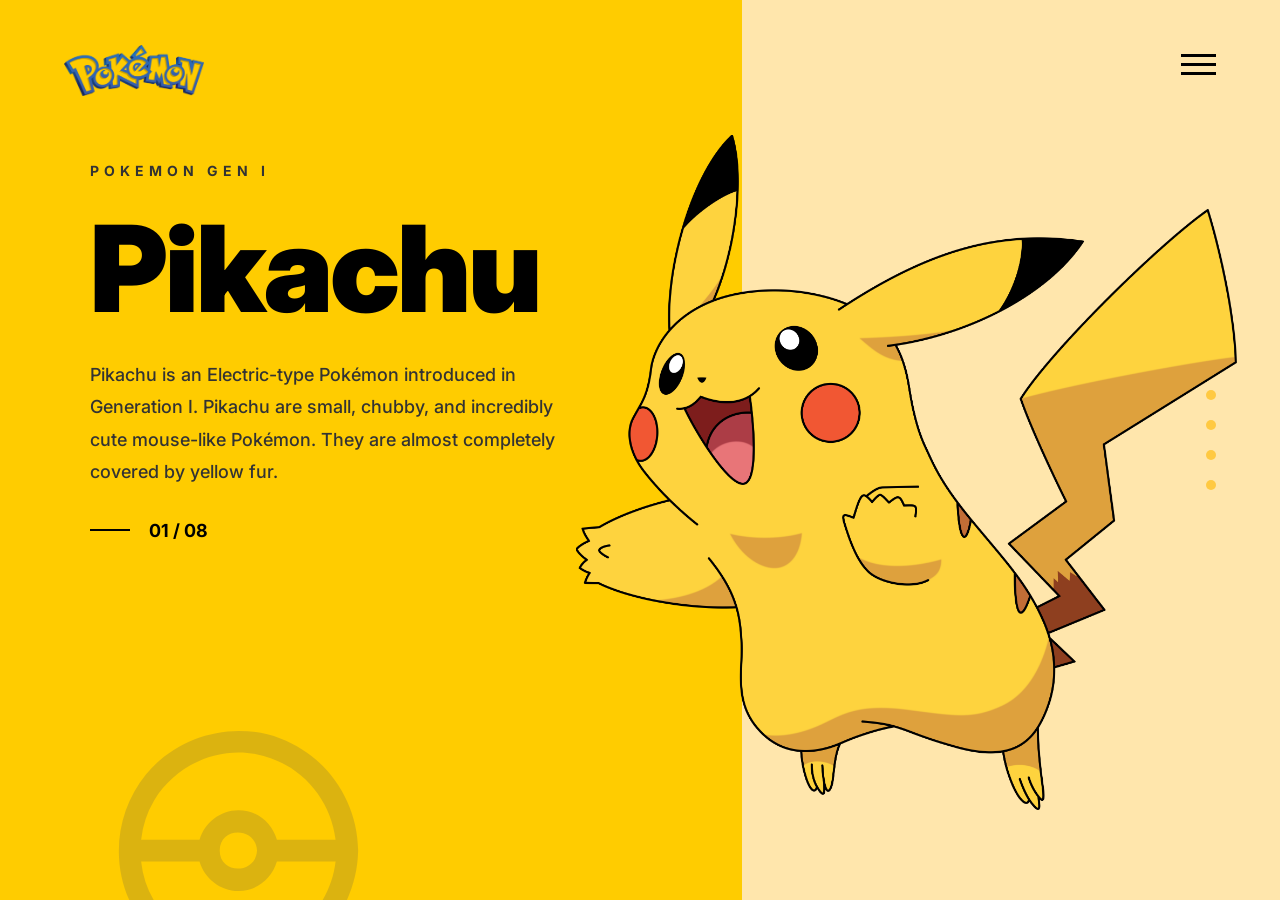
<file: Assignment 1/index.html>
<!DOCTYPE html>
<html lang="en">
<head>
    <meta charset="UTF-8">
    <meta name="viewport" content="width=device-width, initial-scale=1.0">
    <title>Assignment No 1</title>
    <link href="https://fonts.googleapis.com/css2?family=Inter:wght@400;500;700;900&display=swap" rel="stylesheet">
    <link rel="stylesheet" href="style.css">
</head>
<body>
    <div class="card">
        <div class="left-bg"></div>
        <div class="right-bg"></div>
        
        <img src="./pokemon.png" alt="Pokemon Logo" class="logo">
        
        <div class="menu-icon">
            <div class="line line1"></div>
            <div class="line line2"></div>
            <div class="line line3"></div>
        </div>
        
        <img src="./pokeball-pokemon-catch.svg" alt="Pokeball Watermark" class="pokeball-watermark">

        <div class="content">
            <div class="subtitle">POKEMON GEN I</div>
            <div class="title">Pikachu</div>
            <div class="description">
                Pikachu is an Electric-type Pokémon introduced
                in Generation I. Pikachu are small, chubby,
                and incredibly cute mouse-like Pokémon.
                They are almost completely covered by
                yellow fur.
            </div>
            <div class="pagination">
                <div class="dash"></div>
                <div class="page-number">01 / 08</div>
            </div>
        </div>

        <img src="./pickachu.png" alt="Pikachu" class="pikachu-img">

        <div class="dots">
            <div class="dot dot1 active"></div>
            <div class="dot dot2"></div>
            <div class="dot dot3"></div>
            <div class="dot dot4"></div>
            <div class="dot dot5"></div>
        </div>
    </div>
</body>
</html>
</file>
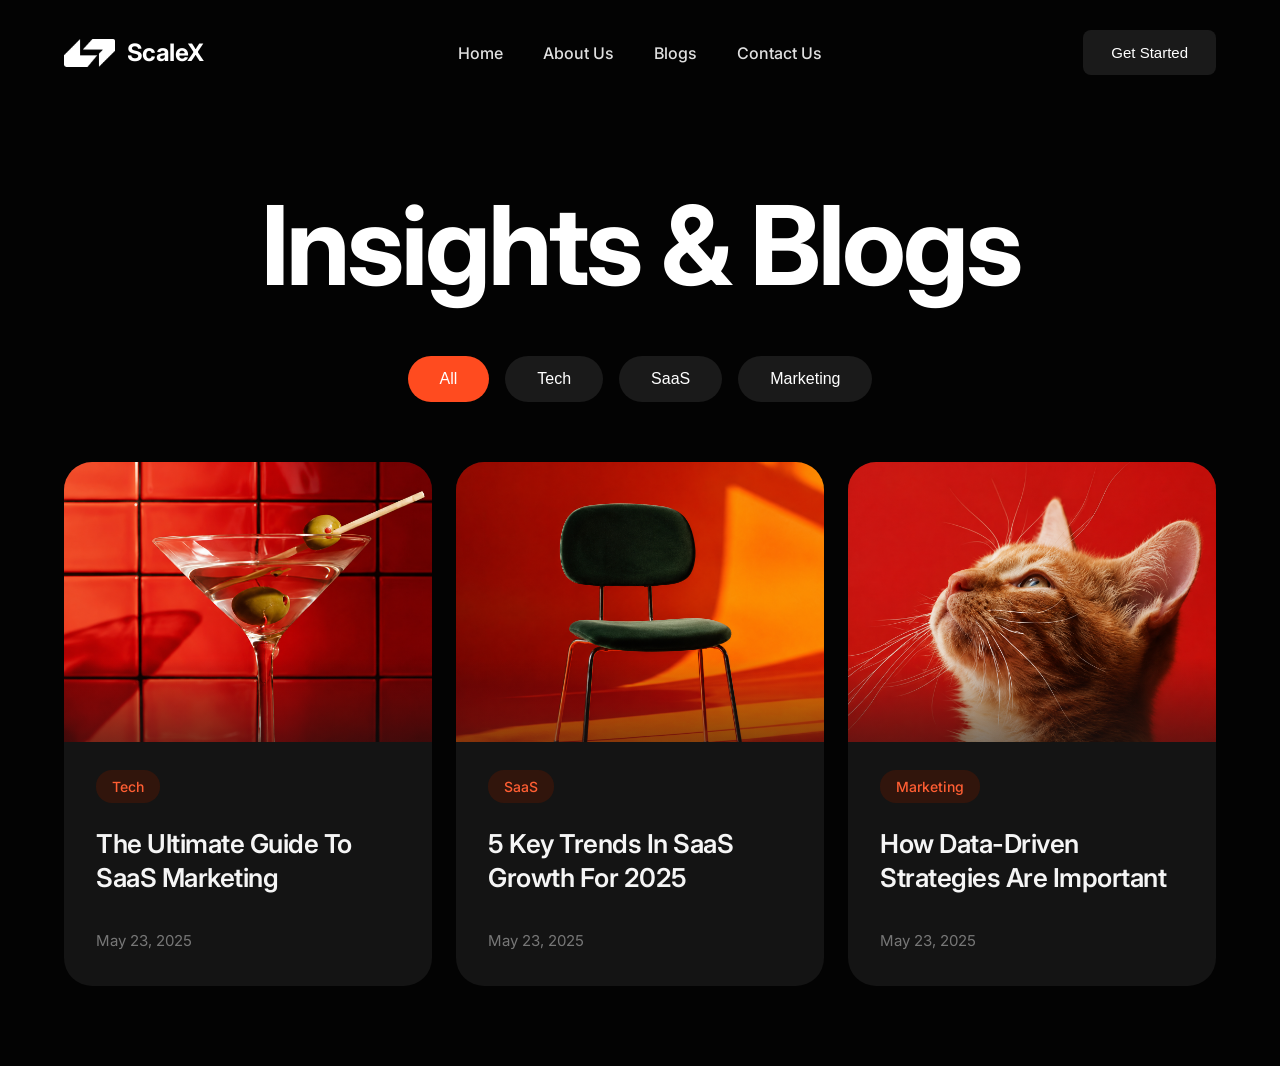
<file: Assignment 2/index.html>
<!DOCTYPE html>
<html lang="en">
<head>
    <meta charset="UTF-8">
    <meta name="viewport" content="width=device-width, initial-scale=1.0">
    <title>Insights & Blogs - ScaleX</title>
    <link rel="preconnect" href="https://fonts.googleapis.com">
    <link rel="preconnect" href="https://fonts.gstatic.com" crossorigin>
    <link href="https://fonts.googleapis.com/css2?family=Inter:wght@400;500;600;700;800&display=swap" rel="stylesheet">
    <link rel="stylesheet" href="style.css">
</head>
<body>
    <header class="header">
        <div class="logo">
            <img src="./assets/logo1.png" alt="ScaleX Logo">
            <span>ScaleX</span>
        </div>
        <nav class="nav-links">
            <a href="#">Home</a>
            <a href="#">About Us</a>
            <a href="#">Blogs</a>
            <a href="#">Contact Us</a>
        </nav>
        <button class="btn-primary">Get Started</button>
    </header>

    <main>
        <section class="hero-section">
            <h1 class="main-heading">Insights & Blogs</h1>
            <div class="filters">
                <button class="filter-btn active">All</button>
                <button class="filter-btn">Tech</button>
                <button class="filter-btn">SaaS</button>
                <button class="filter-btn">Marketing</button>
            </div>
        </section>

        <section class="cards-container">
            <!-- Card 1 -->
            <article class="card">
                <div class="card-image">
                    <img src="./assets/wine-glass-1.png" alt="Wine Glass">
                    <div class="image-overlay"></div>
                </div>
                <div class="card-content">
                    <span class="badge">Tech</span>
                    <h2 class="card-title">The Ultimate Guide To<br>SaaS Marketing</h2>
                    <p class="card-date">May 23, 2025</p>
                </div>
            </article>

            <!-- Card 2 -->
            <article class="card">
                <div class="card-image">
                    <img src="./assets/chair.png" alt="Chair">
                    <div class="image-overlay"></div>
                </div>
                <div class="card-content">
                    <span class="badge">SaaS</span>
                    <h2 class="card-title">5 Key Trends In SaaS<br>Growth For 2025</h2>
                    <p class="card-date">May 23, 2025</p>
                </div>
            </article>

            <!-- Card 3 -->
            <article class="card">
                <div class="card-image">
                    <img src="./assets/cat.png" alt="Cat">
                    <div class="image-overlay"></div>
                </div>
                <div class="card-content">
                    <span class="badge">Marketing</span>
                    <h2 class="card-title">How Data-Driven<br>Strategies Are Important</h2>
                    <p class="card-date">May 23, 2025</p>
                </div>
            </article>
        </section>
    </main>
</body>
</html>
</file>
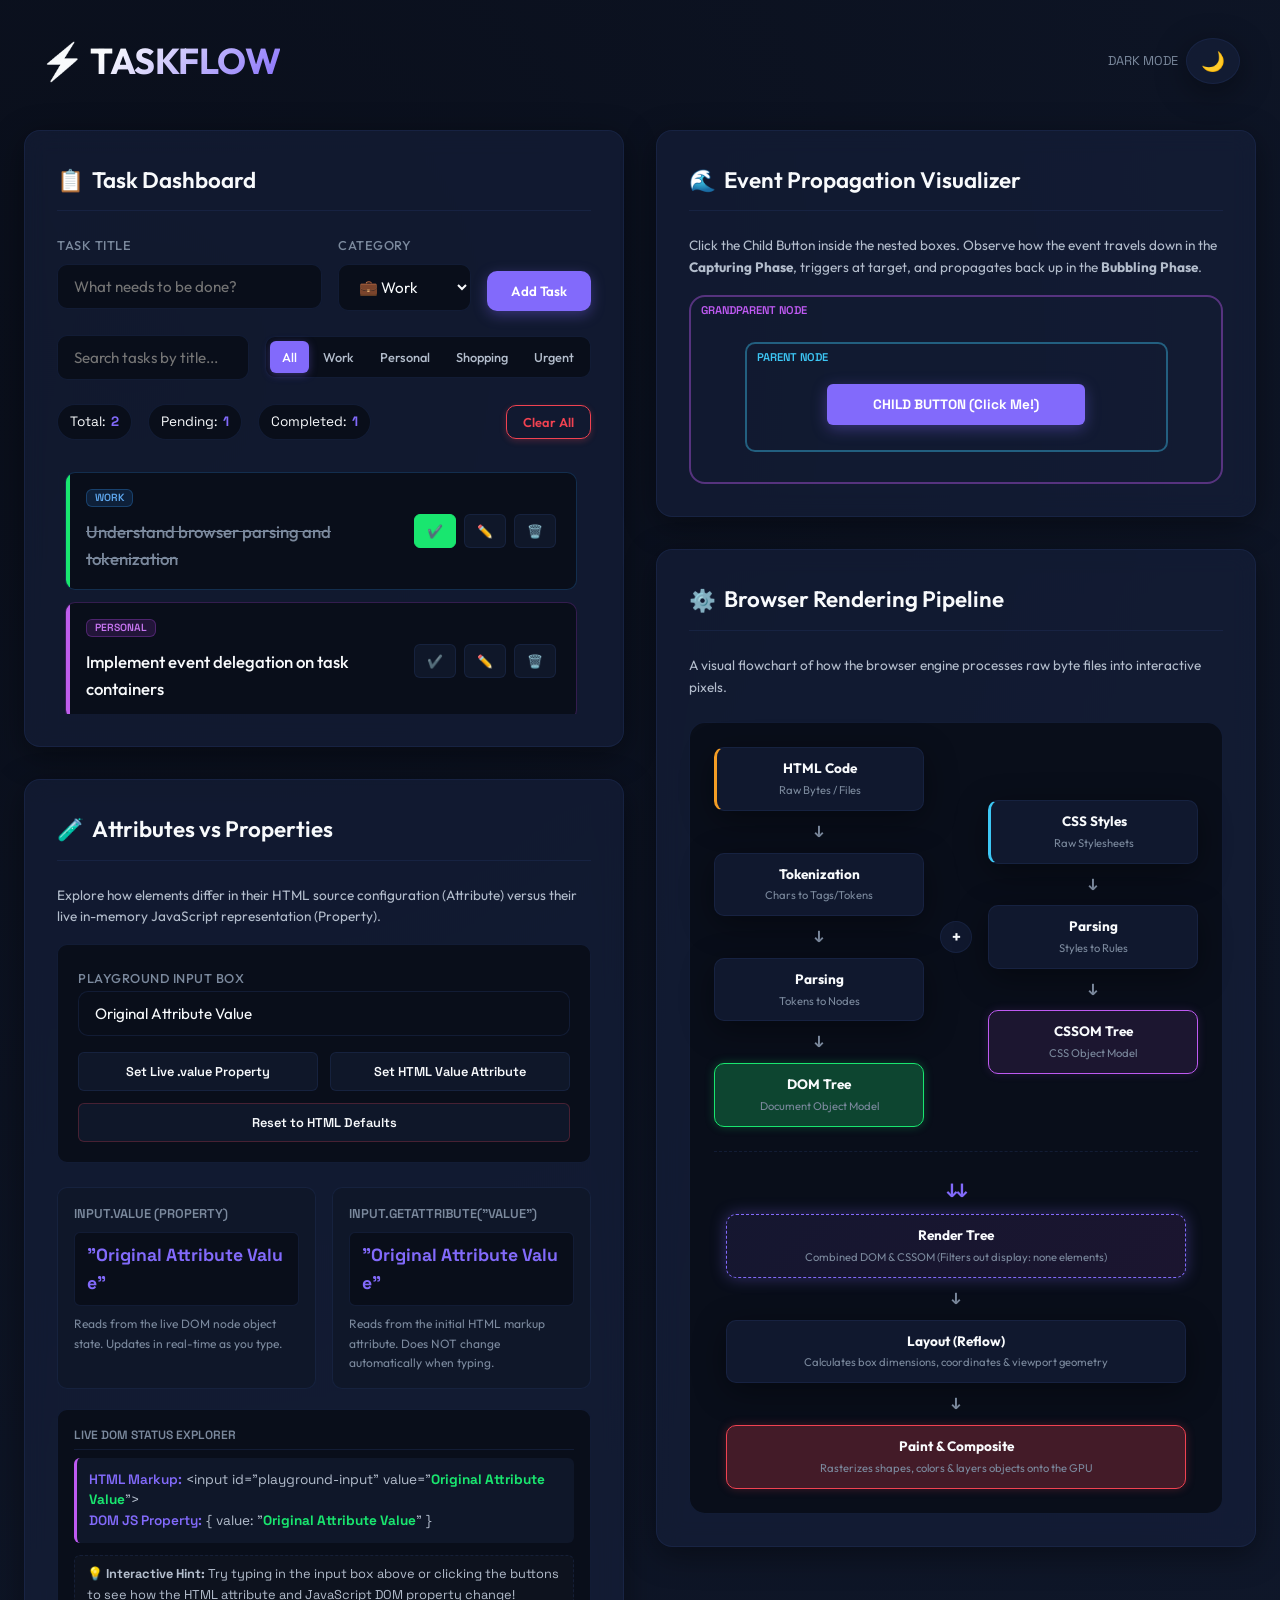
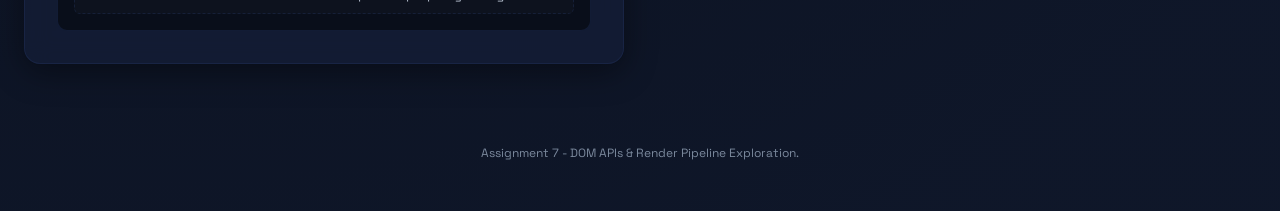
<file: Assignment 7/index.html>
<!DOCTYPE html>
<html lang="en" data-theme="dark">
<head>
    <meta charset="UTF-8">
    <meta name="viewport" content="width=device-width, initial-scale=1.0">
    <title>TaskFlow | Premium Task Manager</title>
    <meta name="description" content="A premium, interactive Task Manager and DOM propagation playground. Learn DOM rendering, Attributes vs Properties, and Event propagation in depth.">
    <link rel="stylesheet" href="style.css">
</head>
<body>
    <header>
        <h1>
            <span>⚡ TASKFLOW</span>
        </h1>
        <div class="theme-toggle-container">
            <span class="theme-label" id="theme-mode-text">Dark Mode</span>
            <button class="theme-btn" id="theme-toggle-btn" aria-label="Toggle Theme">
                🌙
            </button>
        </div>
    </header>

    <main class="app-container">
        
        <div class="left-column">
            <section class="glass-panel" id="dashboard-panel">
                <h2 class="panel-title">
                    <span class="title-icon">📋</span> Task Dashboard
                </h2>
                
                <form class="task-form" id="todo-form" autocomplete="off">
                    <div class="form-group">
                        <label for="task-title">Task Title</label>
                        <input type="text" id="task-title" placeholder="What needs to be done?" required>
                    </div>
                    <div class="form-group">
                        <label for="task-category">Category</label>
                        <select id="task-category">
                            <option value="work">💼 Work</option>
                            <option value="personal">🏠 Personal</option>
                            <option value="shopping">🛒 Shopping</option>
                            <option value="urgent">🔥 Urgent</option>
                        </select>
                    </div>
                    <div class="form-group" style="justify-content: flex-end;">
                        <button type="submit" class="btn-primary" id="add-task-btn">
                            <span>Add Task</span>
                        </button>
                    </div>
                </form>
                
                <div class="filter-controls">
                    <div class="search-box-wrapper">
                        <input type="text" id="task-search" placeholder="Search tasks by title...">
                    </div>
                    <div class="category-filters" id="category-filter-container">
                        <button class="filter-btn active" data-filter="all">All</button>
                        <button class="filter-btn" data-filter="work">Work</button>
                        <button class="filter-btn" data-filter="personal">Personal</button>
                        <button class="filter-btn" data-filter="shopping">Shopping</button>
                        <button class="filter-btn" data-filter="urgent">Urgent</button>
                    </div>
                </div>
                
                <div class="task-stats-wrapper">
                    <div class="task-stats">
                        <div class="stat-item">Total: <span class="stat-count" id="stat-total">0</span></div>
                        <div class="stat-item">Pending: <span class="stat-count" id="stat-pending">0</span></div>
                        <div class="stat-item">Completed: <span class="stat-count" id="stat-completed">0</span></div>
                    </div>
                    <button id="clear-all-btn" class="btn-clear" aria-label="Clear all tasks"> Clear All</button>
                </div>
                
                <div class="parent-container" id="task-parent">
                    
                    <div class="empty-state" id="tasks-empty-state">
                        No tasks match your search or filter. Add some tasks above to begin!
                    </div>
                </div>
            </section>

            <section class="glass-panel" id="playground-panel">
                <h2 class="panel-title">
                    <span class="title-icon">🧪</span> Attributes vs Properties
                </h2>
                <p style="font-size: 0.85rem; margin-bottom: 1rem; color: var(--text-secondary);">
                    Explore how elements differ in their HTML source configuration (Attribute) versus their live in-memory JavaScript representation (Property).
                </p>
                <div class="playground-input-group">
                    <label for="playground-input">Playground Input Box</label>
                    <input type="text" id="playground-input" value="Original Attribute Value">
                    
                    <div class="play-controls">
                        <div class="play-controls-row">
                            <button class="play-btn" id="set-prop-btn">Set Live .value Property</button>
                            <button class="play-btn" id="set-attr-btn">Set HTML Value Attribute</button>
                        </div>
                        <button class="play-btn" style="border-color: var(--danger-glow);" id="reset-playground-btn">Reset to HTML Defaults</button>
                    </div>
                </div>
                <div class="comparison-grid">
                    <div class="comparison-card">
                        <span class="comp-header">input.value (Property)</span>
                        <div class="comp-value" id="prop-val-display">-</div>
                        <p style="font-size: 0.75rem; color: var(--text-muted);">
                            Reads from the live DOM node object state. Updates in real-time as you type.
                        </p>
                    </div>
                    <div class="comparison-card">
                        <span class="comp-header">input.getAttribute("value")</span>
                        <div class="comp-value" id="attr-val-display">-</div>
                        <p style="font-size: 0.75rem; color: var(--text-muted);">
                            Reads from the initial HTML markup attribute. Does NOT change automatically when typing.
                        </p>
                    </div>
                </div>
                
                <div class="live-inspector-box">
                    <div class="inspector-header">Live DOM Status Explorer</div>
                    <div class="inspector-code">
                        <span class="keyword">HTML Markup:</span> &lt;input id="playground-input" value="<span id="html-attr-val" class="highlight-val">Original Attribute Value</span>"&gt;
                        <br/>
                        <span class="keyword">DOM JS Property:</span> { value: "<span id="dom-prop-val" class="highlight-val">Original Attribute Value</span>" }
                    </div>
                    <div class="inspector-action-desc" id="inspector-action-desc">
                        💡 <strong>Interactive Hint:</strong> Try typing in the input box above or clicking the buttons to see how the HTML attribute and JavaScript DOM property change!
                    </div>
                </div>
            </section>
        </div>

        <div class="right-column">
            
            <section class="glass-panel" id="propagation-panel">
                <h2 class="panel-title">
                    <span class="title-icon">🌊</span> Event Propagation Visualizer
                </h2>
                <p style="font-size: 0.85rem; margin-bottom: 1rem; color: var(--text-secondary);">
                    Click the Child Button inside the nested boxes. Observe how the event travels down in the <strong>Capturing Phase</strong>, triggers at target, and propagates back up in the <strong>Bubbling Phase</strong>.
                </p>
                
                <div class="propagation-demo-wrapper">
                    <div class="demo-box demo-grandparent" id="prop-grandparent">
                        
                        <div class="demo-box demo-parent" id="prop-parent">
                            
                            <button class="demo-box demo-child" id="prop-child">
                               CHILD BUTTON (Click Me!)
                            </button>
                        </div>
                </div>
            </section>

            <section class="glass-panel" id="pipeline-panel">
                <h2 class="panel-title">
                    <span class="title-icon">⚙️</span> Browser Rendering Pipeline
                </h2>
                <p style="font-size: 0.85rem; margin-bottom: 1.5rem; color: var(--text-secondary);">
                    A visual flowchart of how the browser engine processes raw byte files into interactive pixels.
                </p>
                <div class="pipeline-flow-container">
                    <div class="flow-branches">
                        
                        <div class="flow-branch">
                            <div class="flow-node-item html-node">
                                <span class="flow-node-title">HTML Code</span>
                                <span class="flow-node-desc">Raw Bytes / Files</span>
                            </div>
                            <div class="flow-arrow-down">↓</div>
                            <div class="flow-node-item">
                                <span class="flow-node-title">Tokenization</span>
                                <span class="flow-node-desc">Chars to Tags/Tokens</span>
                            </div>
                            <div class="flow-arrow-down">↓</div>
                            <div class="flow-node-item">
                                <span class="flow-node-title">Parsing</span>
                                <span class="flow-node-desc">Tokens to Nodes</span>
                            </div>
                            <div class="flow-arrow-down">↓</div>
                            <div class="flow-node-item highlight-dom">
                                <span class="flow-node-title">DOM Tree</span>
                                <span class="flow-node-desc">Document Object Model</span>
                            </div>
                        </div>
                        
                        <div class="flow-plus-divider">
                            <div class="plus-circle">+</div>
                        </div>

                        <div class="flow-branch">
                            <div class="flow-node-item css-node">
                                <span class="flow-node-title">CSS Styles</span>
                                <span class="flow-node-desc">Raw Stylesheets</span>
                            </div>
                            <div class="flow-arrow-down">↓</div>
                            <div class="flow-node-item">
                                <span class="flow-node-title">Parsing</span>
                                <span class="flow-node-desc">Styles to Rules</span>
                            </div>
                            <div class="flow-arrow-down">↓</div>
                            <div class="flow-node-item highlight-cssom">
                                <span class="flow-node-title">CSSOM Tree</span>
                                <span class="flow-node-desc">CSS Object Model</span>
                            </div>
                        </div>
                    </div>
                    
                    <div class="flow-combined-section">
                        <div class="flow-arrow-down-long">↓↓</div>
                        
                        <div class="flow-node-item wide highlight-render">
                            <span class="flow-node-title">Render Tree</span>
                            <span class="flow-node-desc">Combined DOM &amp; CSSOM (Filters out display: none elements)</span>
                        </div>
                        <div class="flow-arrow-down">↓</div>
                        <div class="flow-node-item wide">
                            <span class="flow-node-title">Layout (Reflow)</span>
                            <span class="flow-node-desc">Calculates box dimensions, coordinates &amp; viewport geometry</span>
                        </div>
                        <div class="flow-arrow-down">↓</div>
                        <div class="flow-node-item wide highlight-pixels">
                            <span class="flow-node-title">Paint &amp; Composite</span>
                            <span class="flow-node-desc">Rasterizes shapes, colors &amp; layers objects onto the GPU</span>
                        </div>
                    </div>
                </div>
            </section>
        </div>
    </main>
    <footer>
        <p>Assignment 7 - DOM APIs &amp; Render Pipeline Exploration. </p>
    </footer>
    <script src="script.js"></script>
</body>
</html>
</file>
<file: Assignment 1/style.css>
body {
    position: relative;
    width: 100vw;
    height: 100vh;
    margin: 0;
    background-color: #e5e5e5;
    font-family: 'Inter', sans-serif;
}

.card {
    position: absolute;
    top: 0;
    left: 0;
    width: 100vw;
    height: 100vh;
    overflow: hidden;
}

.left-bg {
    position: absolute;
    top: 0;
    left: 0;
    width: 58vw;
    height: 100vh;
    background-color: #ffcc00;
}

.right-bg {
    position: absolute;
    top: 0;
    left: 58vw;
    width: 42vw;
    height: 100vh;
    background-color: #ffe6ac;
}

.logo {
    position: absolute;
    top: 5vh;
    left: 5vw;
    width: 140px;
    z-index: 2;
}

.menu-icon {
    position: absolute;
    top: 6vh;
    right: 5vw;
    width: 35px;
    height: 22px;
    z-index: 2;
}

.menu-icon .line {
    position: absolute;
    left: 0;
    width: 100%;
    height: 3px;
    background-color: #000;
}

.menu-icon .line1 {
    top: 0;
}

.menu-icon .line2 {
    top: 9px;
}

.menu-icon .line3 {
    top: 18px;
}

.pokeball-watermark {
    position: absolute;
    bottom: -12vh;
    left: 9vh;
    width: 35vh;
    height: 35vh;
    opacity: 0.20;
    z-index: 1;
}

.content {
    position: absolute;
    top: 18vh;
    left: 7vw;
    width: 470px;
    z-index: 2;
}

.subtitle {
    font-size: 14px;
    font-weight: 700;
    letter-spacing: 5px;
    color: #333;
    margin-bottom: 30px;
}

.title {
    font-size: 120px;
    font-weight: 900;
    color: #000;
    letter-spacing: -3px;
    margin: 0;
    margin-bottom: 30px;
    line-height: 1;
}

.description {
    font-size: 18px;
    line-height: 1.8;
    color: #333;
    font-weight: 500;
    margin-bottom: 30px;
}

.pagination {
    position: relative;
}

.pagination .dash {
    display: inline-block;
    width: 40px;
    height: 2px;
    background-color: #000;
    vertical-align: middle;
    margin-right: 15px;
}

.pagination .page-number {
    display: inline-block;
    width: 80px;
    font-size: 18px;
    font-weight: 700;
    color: #000;
    vertical-align: middle;
}

.pikachu-img {
    position: absolute;
    top: 15vh;
    left: 45vw;
    height: 75vh;
    width: auto;
    z-index: 3;
}

.dots {
    position: absolute;
    top: 40vh;
    right: 5vw;
    display: flex;
    flex-direction: column;
    gap: 20px;
    align-items: center;
    z-index: 2;
}

.dot {
    width: 10px;
    height: 10px;
    border-radius: 50%;
    background-color: #ffc942;
}

.dot.active {
    background-color: #000;
}
</file>
<file: Assignment 2/style.css>
* {
    margin: 0;
    padding: 0;
    box-sizing: border-box;
}

body {
    background-color: #030303;
    color: #ffffff;
    font-family: 'Inter', sans-serif;
    min-height: 100vh;
    padding: 0 5%;
}

/* --- Header --- */
.header {
    display: flex;
    justify-content: space-between;
    align-items: center;
    padding: 30px 0;
    position: relative; 
}

.logo {
    display: flex;
    align-items: center;
    gap: 12px;
}

.logo img {
    height: 28px;
    width: auto;
}

.logo span {
    font-size: 24px;
    font-weight: 700;
    letter-spacing: -0.5px;
}

.nav-links {
    display: flex;
    gap: 40px;
    position: absolute;
    left: 50%;
    transform: translateX(-50%);
}

.nav-links a {
    color: #e0e0e0;
    text-decoration: none;
    font-size: 16px;
    font-weight: 500;
    transition: color 0.3s ease;
}

.nav-links a:hover {
    color: #ffffff;
}

.btn-primary {
    background-color: #1a1a1a;
    color: #ffffff;
    border: none;
    padding: 14px 28px;
    border-radius: 8px;
    font-size: 15px;
    font-weight: 500;
    cursor: pointer;
    transition: background-color 0.3s ease;
}

.btn-primary:hover {
    background-color: #333333;
}

/* --- Hero Section --- */
.hero-section {
    text-align: center;
    margin-top: 80px;
    margin-bottom: 60px;
    display: flex;
    flex-direction: column;
    align-items: center;
}

.main-heading {
    font-size: 110px;
    font-weight: 700;
    letter-spacing: -3px;
    margin-bottom: 50px;
    line-height: 1.1;
}

.filters {
    display: flex;
    justify-content: center;
    gap: 16px;
}

.filter-btn {
    background-color: #1a1a1a;
    color: #ffffff;
    border: none;
    padding: 14px 32px;
    border-radius: 40px;
    font-size: 16px;
    font-weight: 500;
    cursor: pointer;
    transition: all 0.3s ease;
}

.filter-btn.active {
    background-color: #ff4b1f; 
}

.filter-btn:hover:not(.active) {
    background-color: #2a2a2a;
}


.cards-container {
    display: flex; 
    justify-content: center;
    gap: 24px;
    max-width: 1300px;
    margin: 0 auto 80px;
}

.card {
    background-color: #141414; 
    border-radius: 28px;
    overflow: hidden;
    flex: 1; 
    display: flex;
    flex-direction: column;
}

.card-image {
    width: 100%;
    height: 280px;
    position: relative; 
}

.card-image img {
    width: 100%;
    height: 100%;
    object-fit: cover; 
    display: block;
}

.image-overlay {
    position: absolute;
    top: 0;
    left: 0;
    width: 100%;
    height: 100%;
    background: linear-gradient(to bottom, rgba(20,20,20,0) 70%, rgba(20,20,20,1) 100%);
    pointer-events: none;
    opacity: 0.5;
}

.card-content {
    padding: 28px 32px 36px;
    display: flex;
    flex-direction: column;
    flex-grow: 1;
}

.badge {
    align-self: flex-start;
    background-color: #31150c; 
    color: #ff5e33; 
    padding: 8px 16px;
    border-radius: 16px;
    font-size: 14px;
    font-weight: 500;
    margin-bottom: 24px;
}

.card-title {
    font-size: 26px;
    font-weight: 600;
    line-height: 1.3;
    margin-bottom: 36px;
    color: #f5f5f5;
    letter-spacing: -0.5px;
}

.card-date {
    margin-top: auto;
    font-size: 15px;
    color: #777777;
    font-weight: 400;
}
</file>
<file: Assignment 7/style.css>
@import url('https://fonts.googleapis.com/css2?family=Outfit:wght@300;400;500;600;700&family=Space+Grotesk:wght@400;500;600;700&display=swap');

:root {
    
    --font-sans: 'Outfit', -apple-system, BlinkMacSystemFont, "Segoe UI", Roboto, sans-serif;
    --font-mono: 'Space Grotesk', monospace;
    
    --bg-primary: hsl(222, 47%, 11%);
    --bg-secondary: hsl(223, 47%, 7%);
    --card-bg: hsla(223, 47%, 16%, 0.6);
    --card-border: hsla(223, 47%, 25%, 0.4);

    --text-primary: hsl(210, 40%, 98%);
    --text-secondary: hsl(215, 20%, 75%);
    --text-muted: hsl(215, 15%, 55%);

    --primary: hsl(250, 95%, 70%);
    --primary-glow: hsla(250, 95%, 70%, 0.35);
    --primary-hover: hsl(250, 95%, 76%);

    --success: hsl(145, 80%, 50%);
    --success-glow: hsla(145, 80%, 50%, 0.25);

    --warning: hsl(35, 90%, 55%);
    --warning-glow: hsla(35, 90%, 55%, 0.25);

    --danger: hsl(355, 85%, 60%);
    --danger-glow: hsla(355, 85%, 60%, 0.25);
    --danger-hover: hsl(355, 85%, 65%);
    --accent-purple: hsl(280, 85%, 65%);
    --accent-blue: hsl(195, 90%, 60%);
    --border-radius-lg: 16px;
    --border-radius-md: 10px;
    --border-radius-sm: 6px;

    --glass-blur: 12px;
    --shadow-main: 0 8px 32px 0 rgba(0, 0, 0, 0.4);
    --transition-smooth: all 0.3s cubic-bezier(0.25, 0.8, 0.25, 1);
}

[data-theme="light"] {
    
    --bg-primary: hsl(210, 40%, 96%);
    --bg-secondary: hsl(210, 40%, 99%);
    --card-bg: hsla(0, 0%, 100%, 0.8);
    --card-border: hsla(210, 40%, 85%, 0.6);

    --text-primary: hsl(222, 47%, 15%);
    --text-secondary: hsl(217, 19%, 35%);
    --text-muted: hsl(215, 16%, 55%);

    --primary: hsl(250, 80%, 60%);
    --primary-glow: hsla(250, 80%, 60%, 0.15);
    --primary-hover: hsl(250, 80%, 50%);

    --success: hsl(145, 75%, 40%);
    --success-glow: hsla(145, 75%, 40%, 0.15);

    --warning: hsl(35, 85%, 45%);
    --warning-glow: hsla(35, 85%, 45%, 0.15);

    --danger: hsl(355, 75%, 55%);
    --danger-glow: hsla(355, 75%, 55%, 0.15);
    --danger-hover: hsl(355, 75%, 45%);
    --shadow-main: 0 8px 32px 0 rgba(31, 38, 135, 0.08);
}

* {
    box-sizing: border-box;
    margin: 0;
    padding: 0;
}

body {
    font-family: var(--font-sans);
    background: radial-gradient(circle at 10% 20%, var(--bg-secondary) 0%, var(--bg-primary) 90%);
    color: var(--text-primary);
    min-height: 100vh;
    padding: 2rem 1.5rem;
    line-height: 1.6;
    overflow-x: hidden;
    transition: background 0.5s ease, color 0.3s ease;
}

::-webkit-scrollbar {
    width: 8px;
}

::-webkit-scrollbar-track {
    background: var(--bg-secondary);
}

::-webkit-scrollbar-thumb {
    background: var(--card-border);
    border-radius: var(--border-radius-sm);
}

::-webkit-scrollbar-thumb:hover {
    background: var(--text-muted);
}

header {
    max-width: 1400px;
    margin: 0 auto 2.5rem auto;
    display: flex;
    justify-content: space-between;
    align-items: center;
    padding: 0 1rem;
}

h1 {
    font-size: 2.25rem;
    font-weight: 700;
    background: linear-gradient(135deg, var(--text-primary) 30%, var(--primary) 100%);
    -webkit-background-clip: text;
    -webkit-text-fill-color: transparent;
    letter-spacing: -0.5px;
    display: flex;
    align-items: center;
    gap: 0.75rem;
}

.theme-toggle-container {
    display: flex;
    align-items: center;
    gap: 0.5rem;
}

.theme-label {
    font-family: var(--font-mono);
    font-size: 0.8rem;
    color: var(--text-muted);
    text-transform: uppercase;
}

.theme-btn {
    background: var(--card-bg);
    border: 1px solid var(--card-border);
    color: var(--text-primary);
    padding: 10px 14px;
    border-radius: 50%;
    cursor: pointer;
    display: flex;
    align-items: center;
    justify-content: center;
    font-size: 1.2rem;
    box-shadow: var(--shadow-main);
    transition: var(--transition-smooth);
}

.theme-btn:hover {
    transform: rotate(45deg) scale(1.1);
    border-color: var(--primary);
    box-shadow: 0 0 12px var(--primary-glow);
}

.app-container {
    max-width: 1400px;
    margin: 0 auto;
    display: grid;
    grid-template-columns: 1fr 1fr;
    gap: 2rem;
    align-items: start;
}

.left-column,
.right-column {
    display: flex;
    flex-direction: column;
}

@media (max-width: 1024px) {
    .app-container {
        grid-template-columns: 1fr;
    }
}

.glass-panel {
    background: var(--card-bg);
    backdrop-filter: blur(var(--glass-blur));
    -webkit-backdrop-filter: blur(var(--glass-blur));
    border: 1px solid var(--card-border);
    border-radius: var(--border-radius-lg);
    padding: 2rem;
    box-shadow: var(--shadow-main);
    transition: var(--transition-smooth);
    margin-bottom: 2rem;
}

.glass-panel:hover {
    border-color: hsla(250, 95%, 70%, 0.2);
}

.panel-title {
    font-size: 1.4rem;
    font-weight: 600;
    margin-bottom: 1.5rem;
    border-bottom: 1px solid var(--card-border);
    padding-bottom: 0.75rem;
    display: flex;
    align-items: center;
    gap: 0.5rem;
    color: var(--text-primary);
}

.panel-title span.title-icon {
    color: var(--primary);
    font-size: 1.35rem;
}

form.task-form {
    display: grid;
    grid-template-columns: 2fr 1fr auto;
    gap: 1rem;
    margin-bottom: 1.5rem;
}

@media (max-width: 640px) {
    form.task-form {
        grid-template-columns: 1fr;
    }
}

.form-group {
    display: flex;
    flex-direction: column;
    gap: 0.5rem;
}

label {
    font-size: 0.8rem;
    font-weight: 500;
    color: var(--text-muted);
    text-transform: uppercase;
    letter-spacing: 0.5px;
}

input[type="text"],
select {
    background: var(--bg-secondary);
    border: 1px solid var(--card-border);
    color: var(--text-primary);
    padding: 12px 16px;
    border-radius: var(--border-radius-md);
    font-family: var(--font-sans);
    font-size: 0.95rem;
    width: 100%;
    outline: none;
    transition: var(--transition-smooth);
}

input[type="text"]:focus,
select:focus {
    border-color: var(--primary);
    box-shadow: 0 0 0 3px var(--primary-glow);
}

button {
    font-family: var(--font-sans);
    font-weight: 600;
    cursor: pointer;
    transition: var(--transition-smooth);
}

.btn-primary {
    background: var(--primary);
    color: white;
    border: none;
    padding: 12px 24px;
    border-radius: var(--border-radius-md);
    display: inline-flex;
    align-items: center;
    justify-content: center;
    gap: 0.5rem;
    box-shadow: 0 4px 14px var(--primary-glow);
}

.btn-primary:hover {
    background: var(--primary-hover);
    transform: translateY(-2px);
    box-shadow: 0 6px 20px var(--primary-glow);
}

.btn-primary:active {
    transform: translateY(0);
}

.filter-controls {
    display: grid;
    grid-template-columns: 1fr 1.2fr;
    gap: 1rem;
    margin-bottom: 1.5rem;
    align-items: center;
}

@media (max-width: 768px) {
    .filter-controls {
        grid-template-columns: 1fr;
    }
}

.search-box-wrapper input {
    background: var(--bg-secondary);
}

.category-filters {
    display: flex;
    background: var(--bg-secondary);
    border: 1px solid var(--card-border);
    padding: 4px;
    border-radius: var(--border-radius-md);
    gap: 2px;
}

.filter-btn {
    flex: 1;
    background: transparent;
    border: none;
    color: var(--text-secondary);
    padding: 8px 12px;
    font-size: 0.8rem;
    font-weight: 500;
    border-radius: var(--border-radius-sm);
    cursor: pointer;
    transition: var(--transition-smooth);
    text-align: center;
}

.filter-btn:hover {
    color: var(--text-primary);
    background: rgba(255, 255, 255, 0.05);
}

.filter-btn.active {
    background: var(--primary);
    color: white;
    box-shadow: 0 2px 8px var(--primary-glow);
}

.task-stats-wrapper {
    display: flex;
    justify-content: space-between;
    align-items: center;
    margin-bottom: 1.5rem;
    gap: 1rem;
    flex-wrap: wrap;
}

.task-stats {
    display: flex;
    gap: 1rem;
    font-family: var(--font-mono);
    font-size: 0.85rem;
}

.stat-item {
    background: var(--bg-secondary);
    padding: 6px 12px;
    border-radius: 20px;
    border: 1px solid var(--card-border);
    display: flex;
    gap: 6px;
}

.stat-count {
    color: var(--primary);
    font-weight: 700;
}

.btn-clear {
    background: transparent;
    border: 1px solid var(--danger);
    color: var(--danger);
    padding: 8px 16px;
    border-radius: var(--border-radius-md);
    font-size: 0.8rem;
    cursor: pointer;
    box-shadow: 0 2px 6px var(--danger-glow);
}

.btn-clear:hover {
    background: var(--danger);
    color: white;
    transform: translateY(-1px);
    box-shadow: 0 4px 12px var(--danger-glow);
}

.parent-container {
    max-height: 250px;
    overflow-y: auto;
    display: flex;
    flex-direction: column;
    gap: 0.75rem;
    padding: 8px 14px 8px 8px; 
    margin-top: 15px;
    transition: var(--transition-smooth);
}

.parent-container::-webkit-scrollbar {
    width: 6px;
}
.parent-container::-webkit-scrollbar-track {
    background: transparent;
}
.parent-container::-webkit-scrollbar-thumb {
    background: var(--card-border);
    border-radius: 3px;
}
.parent-container::-webkit-scrollbar-thumb:hover {
    background: var(--text-muted);
}

.empty-state {
    text-align: center;
    padding: 2rem;
    color: var(--text-muted);
    font-style: italic;
    font-size: 0.95rem;
}

.task-card {
    background: var(--bg-secondary);
    border: 1px solid var(--card-border);
    border-radius: var(--border-radius-md);
    padding: 1rem 1.25rem;
    display: flex;
    justify-content: space-between;
    align-items: center;
    gap: 1rem;
    transition: var(--transition-smooth);
    animation: slideIn 0.3s ease-out forwards;
    position: relative;
    overflow: hidden;
    flex-shrink: 0; 
}

.task-card.active-capture {
    border-color: var(--primary) !important;
    box-shadow: 0 0 15px var(--primary-glow) !important;
    background: var(--primary-glow) !important;
}

.task-card.active-bubble {
    border-color: var(--primary) !important;
    box-shadow: 0 0 20px var(--primary-glow) !important;
    background: var(--primary-glow) !important;
}

@keyframes slideIn {
    from {
        opacity: 0;
        transform: translateY(12px);
    }

    to {
        opacity: 1;
        transform: translateY(0);
    }
}

.task-card:hover {
    transform: translateY(-2px);
    box-shadow: var(--shadow-main);
    border-color: var(--card-border);
}

.task-card[data-category="work"] {
    border-color: hsla(210, 80%, 55%, 0.25);
}
.task-card[data-category="work"]:hover {
    border-color: hsla(210, 80%, 55%, 0.5);
    box-shadow: 0 4px 20px hsla(210, 80%, 55%, 0.15);
}
.task-card[data-category="work"]::before {
    background: hsl(210, 80%, 60%);
}

.task-card[data-category="personal"] {
    border-color: hsla(280, 80%, 60%, 0.25);
}
.task-card[data-category="personal"]:hover {
    border-color: hsla(280, 80%, 60%, 0.5);
    box-shadow: 0 4px 20px hsla(280, 80%, 60%, 0.15);
}
.task-card[data-category="personal"]::before {
    background: hsl(280, 80%, 65%);
}

.task-card[data-category="shopping"] {
    border-color: hsla(160, 75%, 45%, 0.25);
}
.task-card[data-category="shopping"]:hover {
    border-color: hsla(160, 75%, 45%, 0.5);
    box-shadow: 0 4px 20px hsla(160, 75%, 45%, 0.15);
}
.task-card[data-category="shopping"]::before {
    background: hsl(160, 75%, 50%);
}

.task-card[data-category="urgent"] {
    border-color: hsla(355, 85%, 60%, 0.25);
}
.task-card[data-category="urgent"]:hover {
    border-color: hsla(355, 85%, 60%, 0.5);
    box-shadow: 0 4px 20px hsla(355, 85%, 60%, 0.15);
}
.task-card[data-category="urgent"]::before {
    background: hsl(355, 85%, 60%);
}

.task-details {
    display: flex;
    flex-direction: row;
    align-items: center;
    gap: 0.75rem;
    flex-grow: 1;
    flex-wrap: wrap; 
}

.task-title {
    font-size: 1.05rem;
    font-weight: 500;
    color: var(--text-primary);
    transition: var(--transition-smooth);
    word-break: break-word;
}

.task-meta {
    display: flex;
    align-items: center;
    gap: 0.5rem;
    font-size: 0.75rem;
}

.tag {
    display: inline-flex;
    align-items: center;
    justify-content: center;
    flex-shrink: 0; 
    padding: 3px 8px; 
    border-radius: var(--border-radius-sm); 
    font-weight: 600;
    text-transform: uppercase;
    font-size: 0.65rem;
    font-family: var(--font-mono);
    border: 1px solid transparent;
    line-height: 1;
}

.tag-work {
    background: hsla(210, 80%, 55%, 0.15);
    color: hsl(210, 80%, 65%);
    border-color: hsla(210, 80%, 55%, 0.3);
}

.tag-personal {
    background: hsla(280, 80%, 60%, 0.15);
    color: hsl(280, 80%, 70%);
    border-color: hsla(280, 80%, 60%, 0.3);
}

.tag-shopping {
    background: hsla(160, 75%, 45%, 0.15);
    color: hsl(160, 75%, 55%);
    border-color: hsla(160, 75%, 45%, 0.3);
}

.tag-urgent {
    background: hsla(355, 85%, 60%, 0.15);
    color: hsl(355, 85%, 65%);
    border-color: hsla(355, 85%, 60%, 0.3);
}

.task-card[data-status="completed"] {
    opacity: 0.65;
}

.task-card[data-status="completed"] .task-title {
    text-decoration: line-through;
    color: var(--text-muted);
}

.task-card::before {
    content: '';
    position: absolute;
    left: 0;
    top: 0;
    bottom: 0;
    width: 4px;
    background: var(--primary);
}

.task-card[data-status="completed"]::before {
    background: var(--success);
}

.task-actions {
    display: flex;
    gap: 0.5rem;
    align-items: center;
}

.action-btn {
    border: 1px solid var(--card-border);
    background: var(--bg-primary);
    color: var(--text-secondary);
    padding: 8px 12px;
    border-radius: var(--border-radius-sm);
    font-size: 0.8rem;
    cursor: pointer;
    display: flex;
    align-items: center;
    justify-content: center;
    gap: 0.35rem;
    transition: var(--transition-smooth);
}

.action-btn:hover {
    color: var(--text-primary);
    transform: translateY(-1px);
}

.btn-complete:hover {
    background: var(--success-glow);
    color: var(--success);
    border-color: var(--success);
}

.task-card[data-status="completed"] .btn-complete {
    background: var(--success);
    color: white;
    border-color: var(--success);
}

.btn-edit:hover {
    background: var(--warning-glow);
    color: var(--warning);
    border-color: var(--warning);
}

.btn-delete:hover {
    background: var(--danger-glow);
    color: var(--danger);
    border-color: var(--danger);
}

.edit-form-container {
    display: flex;
    gap: 0.75rem;
    width: 100%;
    align-items: center;
    animation: fadeIn 0.25s ease-out;
}

@keyframes fadeIn {
    from {
        opacity: 0;
    }

    to {
        opacity: 1;
    }
}

.edit-input {
    flex-grow: 1;
    background: var(--bg-primary);
}

.edit-actions {
    display: flex;
    gap: 0.4rem;
}

.btn-save {
    background: var(--success);
    border: none;
    color: white;
    padding: 8px 14px;
    border-radius: var(--border-radius-sm);
}

.btn-save:hover {
    background: hsl(145, 80%, 40%);
}

.btn-cancel {
    background: var(--card-border);
    border: none;
    color: var(--text-primary);
    padding: 8px 14px;
    border-radius: var(--border-radius-sm);
}

.btn-cancel:hover {
    background: var(--text-muted);
}

.playground-input-group {
    background: var(--bg-secondary);
    border: 1px solid var(--card-border);
    border-radius: var(--border-radius-md);
    padding: 1.25rem;
    margin-bottom: 1.5rem;
}

.play-controls {
    display: flex;
    flex-direction: column;
    gap: 0.75rem;
    margin-top: 1rem;
}

.play-controls-row {
    display: flex;
    gap: 0.75rem;
}

.play-btn {
    flex: 1;
    background: var(--bg-primary);
    border: 1px solid var(--card-border);
    color: var(--text-primary);
    padding: 10px;
    border-radius: var(--border-radius-sm);
    font-size: 0.8rem;
    font-family: var(--font-mono);
}

.play-btn:hover {
    border-color: var(--primary);
    background: var(--primary-glow);
}

.comparison-grid {
    display: grid;
    grid-template-columns: 1fr 1fr;
    gap: 1rem;
    margin-top: 1.25rem;
}

.comparison-card {
    background: var(--bg-primary);
    border: 1px solid var(--card-border);
    padding: 1rem;
    border-radius: var(--border-radius-md);
    display: flex;
    flex-direction: column;
    gap: 0.5rem;
}

.comp-header {
    font-family: var(--font-mono);
    font-size: 0.8rem;
    color: var(--text-muted);
    font-weight: 600;
    text-transform: uppercase;
}

.comp-value {
    font-family: var(--font-mono);
    font-size: 1.1rem;
    font-weight: 700;
    color: var(--primary);
    word-break: break-all;
    background: var(--bg-secondary);
    padding: 8px 12px;
    border-radius: var(--border-radius-sm);
    border: 1px solid var(--card-border);
    min-height: 40px;
    display: flex;
    align-items: center;
}

.live-inspector-box {
    margin-top: 1.25rem;
    background: var(--bg-secondary);
    border: 1px solid var(--card-border);
    border-radius: var(--border-radius-md);
    padding: 1rem;
    font-family: var(--font-mono);
    font-size: 0.85rem;
}

.inspector-header {
    font-size: 0.75rem;
    font-weight: 600;
    text-transform: uppercase;
    color: var(--text-muted);
    margin-bottom: 0.5rem;
    border-bottom: 1px solid var(--card-border);
    padding-bottom: 0.25rem;
}

.inspector-code {
    background: var(--bg-primary);
    padding: 0.75rem;
    border-radius: var(--border-radius-sm);
    color: var(--text-secondary);
    line-height: 1.5;
    margin-bottom: 0.75rem;
    border-left: 3px solid var(--accent-purple);
}

.inspector-code .keyword {
    color: var(--primary);
    font-weight: 600;
}

.inspector-code .highlight-val {
    color: var(--success);
    font-weight: bold;
}

.inspector-action-desc {
    font-size: 0.8rem;
    color: var(--text-secondary);
    background: rgba(255, 255, 255, 0.02);
    padding: 0.5rem 0.75rem;
    border-radius: var(--border-radius-sm);
    border: 1px dashed var(--card-border);
    transition: var(--transition-smooth);
}

.explanation-box {
    margin-top: 1rem;
    font-size: 0.85rem;
    color: var(--text-secondary);
    border-left: 3px solid var(--primary);
    padding-left: 0.75rem;
}

.propagation-demo-wrapper {
    display: flex;
    flex-direction: column;
    gap: 1.25rem;
}

.demo-box {
    display: flex;
    flex-direction: column;
    align-items: center;
    justify-content: center;
    text-align: center;
    transition: all 0.3s cubic-bezier(0.25, 0.8, 0.25, 1);
    font-family: var(--font-mono);
    position: relative;
    cursor: pointer;
}

.demo-grandparent {
    padding: 30px;
    background: rgba(280, 85%, 65%, 0.05);
    border: 2px solid hsla(280, 85%, 65%, 0.4);
    border-radius: var(--border-radius-lg);
    width: 100%;
}

.demo-grandparent::after {
    content: "Grandparent Node";
    position: absolute;
    top: 5px;
    left: 10px;
    font-size: 0.7rem;
    color: var(--accent-purple);
    font-weight: 600;
    text-transform: uppercase;
}

.demo-parent {
    padding: 25px;
    background: rgba(195, 90%, 60%, 0.05);
    border: 2px solid hsla(195, 90%, 60%, 0.4);
    border-radius: var(--border-radius-md);
    width: 90%;
    margin: 15px auto 0 auto;
}

.demo-parent::after {
    content: "Parent Node";
    position: absolute;
    top: 5px;
    left: 10px;
    font-size: 0.7rem;
    color: var(--accent-blue);
    font-weight: 600;
    text-transform: uppercase;
}

.demo-child {
    background: var(--primary);
    color: white;
    border: none;
    padding: 12px 24px;
    border-radius: var(--border-radius-sm);
    font-weight: 700;
    box-shadow: 0 4px 15px var(--primary-glow);
    cursor: pointer;
    font-size: 0.85rem;
    margin: 15px auto 0 auto;
    width: 70%;
    display: block;
    position: relative;
}

.demo-box.capturing-highlight {
    background: hsla(280, 85%, 65%, 0.2) !important;
    border-color: var(--accent-purple) !important;
    box-shadow: 0 0 20px hsla(280, 85%, 65%, 0.6);
    transform: scale(1.02);
}

.demo-parent.capturing-highlight {
    background: hsla(195, 90%, 60%, 0.2) !important;
    border-color: var(--accent-blue) !important;
    box-shadow: 0 0 20px hsla(195, 90%, 60%, 0.6);
}

.demo-child.capturing-highlight {
    background: var(--primary-hover) !important;
    box-shadow: 0 0 25px var(--primary);
    transform: scale(1.05);
}

.demo-box.bubbling-highlight {
    background: hsla(280, 85%, 65%, 0.3) !important;
    border-color: var(--accent-purple) !important;
    box-shadow: 0 0 25px hsla(280, 85%, 65%, 0.8);
    transform: scale(1.02);
}

.demo-parent.bubbling-highlight {
    background: hsla(195, 90%, 60%, 0.3) !important;
    border-color: var(--accent-blue) !important;
    box-shadow: 0 0 25px hsla(195, 90%, 60%, 0.8);
}

.demo-child.bubbling-highlight {
    background: var(--success) !important;
    box-shadow: 0 0 25px var(--success);
    transform: scale(1.05);
}

.retro-terminal {
    background: hsl(223, 47%, 5%);
    border: 1px solid var(--card-border);
    border-radius: var(--border-radius-md);
    padding: 1rem;
    font-family: var(--font-mono);
    font-size: 0.8rem;
    height: 180px;
    display: flex;
    flex-direction: column;
}

.terminal-header {
    display: flex;
    justify-content: space-between;
    align-items: center;
    margin-bottom: 0.75rem;
    border-bottom: 1px solid var(--card-border);
    padding-bottom: 0.5rem;
    color: var(--text-muted);
}

.terminal-dots {
    display: flex;
    gap: 5px;
}

.dot {
    width: 8px;
    height: 8px;
    border-radius: 50%;
}

.dot-red {
    background: var(--danger);
}

.dot-yellow {
    background: var(--warning);
}

.dot-green {
    background: var(--success);
}

.terminal-title {
    font-size: 0.7rem;
    text-transform: uppercase;
    font-weight: 700;
}

.clear-terminal {
    background: none;
    border: 1px solid var(--card-border);
    color: var(--text-muted);
    padding: 2px 8px;
    font-size: 0.65rem;
    border-radius: var(--border-radius-sm);
    font-family: var(--font-mono);
}

.clear-terminal:hover {
    color: var(--text-primary);
    border-color: var(--text-muted);
}

.terminal-body {
    flex-grow: 1;
    overflow-y: auto;
    display: flex;
    flex-direction: column;
    gap: 4px;
}

.log-line {
    animation: terminalFadeIn 0.2s ease-out forwards;
}

@keyframes terminalFadeIn {
    from {
        opacity: 0;
        transform: translateX(-5px);
    }

    to {
        opacity: 1;
        transform: translateX(0);
    }
}

.log-capture {
    color: var(--accent-purple);
}

.log-bubble {
    color: var(--accent-blue);
}

.log-target {
    color: var(--success);
    font-weight: 600;
}

.log-system {
    color: var(--text-muted);
}

.pipeline-flow-container {
    display: flex;
    flex-direction: column;

    gap: 1.5rem;
    background: var(--bg-secondary);
    padding: 1.5rem;
    border: 1px solid var(--card-border);
    border-radius: var(--border-radius-lg);
}

.flow-branches {
    display: grid;
    grid-template-columns: 1fr auto 1fr;
    gap: 1rem;
    align-items: center;
}

@media (max-width: 640px) {
    .flow-branches {
        grid-template-columns: 1fr;
        gap: 1.5rem;
    }

    .flow-plus-divider {
        transform: rotate(90deg);
    }
}

.flow-branch {
    display: flex;
    flex-direction: column;
    align-items: center;
    gap: 0.5rem;
}

.flow-node-item {
    background: var(--card-bg);
    border: 1px solid var(--card-border);
    border-radius: var(--border-radius-md);
    padding: 10px 14px;
    width: 100%;
    max-width: 220px;
    text-align: center;
    display: flex;
    flex-direction: column;
    align-items: center;
    gap: 2px;
    box-shadow: var(--shadow-main);
    transition: var(--transition-smooth);
}

.flow-node-item:hover {
    transform: translateY(-2px);
    border-color: var(--primary);
}

.flow-node-title {
    font-size: 0.85rem;
    font-weight: 700;
}

.flow-node-desc {
    font-size: 0.7rem;
    color: var(--text-muted);
}

.html-node {
    border-left: 3px solid var(--warning);
}

.css-node {
    border-left: 3px solid var(--accent-blue);
}

.highlight-dom {
    border: 1px solid var(--success);
    box-shadow: 0 0 10px var(--success-glow);
    background: var(--success-glow);
}

.highlight-cssom {
    border: 1px solid var(--accent-purple);
    box-shadow: 0 0 10px hsla(280, 85%, 65%, 0.15);
    background: hsla(280, 85%, 65%, 0.1);
}

.flow-arrow-down {
    font-family: var(--font-mono);
    color: var(--text-muted);
    font-weight: 700;
    font-size: 1rem;
    animation: flowPulse 1.5s infinite ease-in-out;
}

.flow-plus-divider {
    display: flex;
    justify-content: center;
    align-items: center;
}

.plus-circle {
    background: var(--card-bg);
    border: 1px solid var(--card-border);
    color: var(--text-primary);
    width: 32px;
    height: 32px;
    border-radius: 50%;
    display: flex;
    align-items: center;
    justify-content: center;
    font-family: var(--font-mono);
    font-size: 1.1rem;
    font-weight: 700;
}

.flow-combined-section {
    display: flex;
    flex-direction: column;
    align-items: center;
    gap: 0.5rem;
    border-top: 1px dashed var(--card-border);
    padding-top: 1.5rem;
}

.flow-arrow-down-long {
    font-family: var(--font-mono);
    color: var(--primary);
    font-weight: 700;
    font-size: 1.2rem;
    letter-spacing: -2px;
    animation: flowPulse 1.5s infinite ease-in-out;
}

.flow-node-item.wide {
    max-width: 460px;
}

.highlight-render {
    background: linear-gradient(135deg, hsla(250, 95%, 70%, 0.1) 0%, hsla(280, 85%, 65%, 0.1) 100%);
    border: 1px dashed var(--primary);
    box-shadow: 0 0 15px var(--primary-glow);
}

.highlight-pixels {
    border-color: var(--danger);
    box-shadow: 0 0 10px var(--danger-glow);
    background: var(--danger-glow);
}

@keyframes flowPulse {

    0%,
    100% {
        transform: translateY(0);
        opacity: 0.5;
    }

    50% {
        transform: translateY(3px);
        opacity: 1;
        color: var(--primary);
    }
}

footer {
    text-align: center;
    margin: 3rem auto 1rem auto;
    font-family: var(--font-mono);
    font-size: 0.75rem;
    color: var(--text-muted);
}

@media (max-width: 768px) {
    body {
        padding: 1rem 0.75rem;
    }

    .glass-panel {
        padding: 1.5rem 1rem;
    }
}

@media (max-width: 600px) {
    .comparison-grid {
        grid-template-columns: 1fr;
    }

    .playground-input-group {
        padding: 1rem;
    }

    .play-controls-row {
        flex-direction: column;
        gap: 0.5rem;
    }
}

@media (max-width: 480px) {
    h1 {
        font-size: 1.5rem;
        flex-direction: column;
        align-items: flex-start;
        gap: 0.35rem;
    }

    h1 span.logo-tag {
        font-size: 0.7rem;
    }

    header {
        margin-bottom: 1.5rem;
        flex-direction: column;
        align-items: flex-start;
        gap: 1rem;
    }

    .theme-toggle-container {
        align-self: flex-end;
    }

    .task-card {
        flex-direction: column;
        align-items: flex-start;
        gap: 0.75rem;
        padding: 0.85rem;
    }

    .task-actions {
        width: 100%;
        justify-content: flex-end;
        border-top: 1px solid var(--card-border);
        padding-top: 0.5rem;
    }

    .demo-grandparent {
        padding: 20px 10px;
    }

    .demo-parent {
        padding: 15px 8px;
        width: 95%;
    }

    .demo-child {
        width: 90%;
        padding: 10px 14px;
        font-size: 0.75rem;
    }

    .category-filters {
        overflow-x: auto;
        white-space: nowrap;
        -webkit-overflow-scrolling: touch;
        padding: 2px;
    }

    .filter-btn {
        flex: none;
        padding: 6px 12px;
    }
}
</file>
